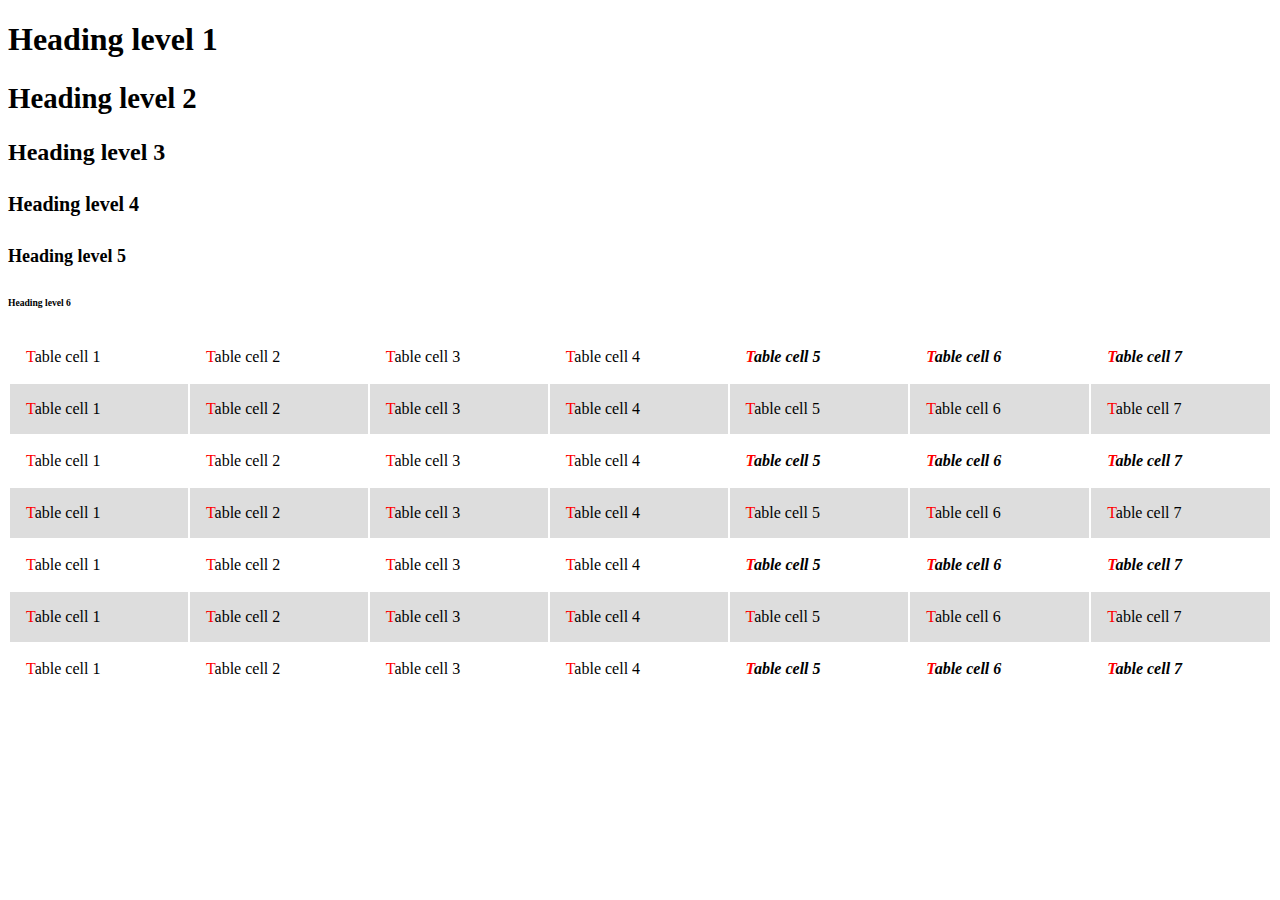
<file: public/views/css/homework-1/index.html>
<!DOCTYPE html>
<html lang="en">
  <head>
    <meta charset="UTF-8" />
    <title>HomeworkCSS1</title>
    <link rel="stylesheet" href="css/style.css" />
  </head>
  <body>
    <h1>Heading level 1</h1>
    <h2>Heading level 2</h2>
    <h3>Heading level 3</h3>
    <h4>Heading level 4</h4>
    <h5>Heading level 5</h5>
    <h6>Heading level 6</h6>
    <table>
      <tbody>
        <tr>
          <td>Table cell 1</td>
          <td>Table cell 2</td>
          <td>Table cell 3</td>
          <td>Table cell 4</td>
          <td>Table cell 5</td>
          <td>Table cell 6</td>
          <td>Table cell 7</td>
        </tr>
        <tr>
          <td>Table cell 1</td>
          <td>Table cell 2</td>
          <td>Table cell 3</td>
          <td>Table cell 4</td>
          <td>Table cell 5</td>
          <td>Table cell 6</td>
          <td>Table cell 7</td>
        </tr>
        <tr>
          <td>Table cell 1</td>
          <td>Table cell 2</td>
          <td>Table cell 3</td>
          <td>Table cell 4</td>
          <td>Table cell 5</td>
          <td>Table cell 6</td>
          <td>Table cell 7</td>
        </tr>
        <tr>
          <td>Table cell 1</td>
          <td>Table cell 2</td>
          <td>Table cell 3</td>
          <td>Table cell 4</td>
          <td>Table cell 5</td>
          <td>Table cell 6</td>
          <td>Table cell 7</td>
        </tr>
        <tr>
          <td>Table cell 1</td>
          <td>Table cell 2</td>
          <td>Table cell 3</td>
          <td>Table cell 4</td>
          <td>Table cell 5</td>
          <td>Table cell 6</td>
          <td>Table cell 7</td>
        </tr>
        <tr>
          <td>Table cell 1</td>
          <td>Table cell 2</td>
          <td>Table cell 3</td>
          <td>Table cell 4</td>
          <td>Table cell 5</td>
          <td>Table cell 6</td>
          <td>Table cell 7</td>
        </tr>
        <tr>
          <td>Table cell 1</td>
          <td>Table cell 2</td>
          <td>Table cell 3</td>
          <td>Table cell 4</td>
          <td>Table cell 5</td>
          <td>Table cell 6</td>
          <td>Table cell 7</td>
        </tr>
      </tbody>
    </table>
  </body>
</html>
</file>
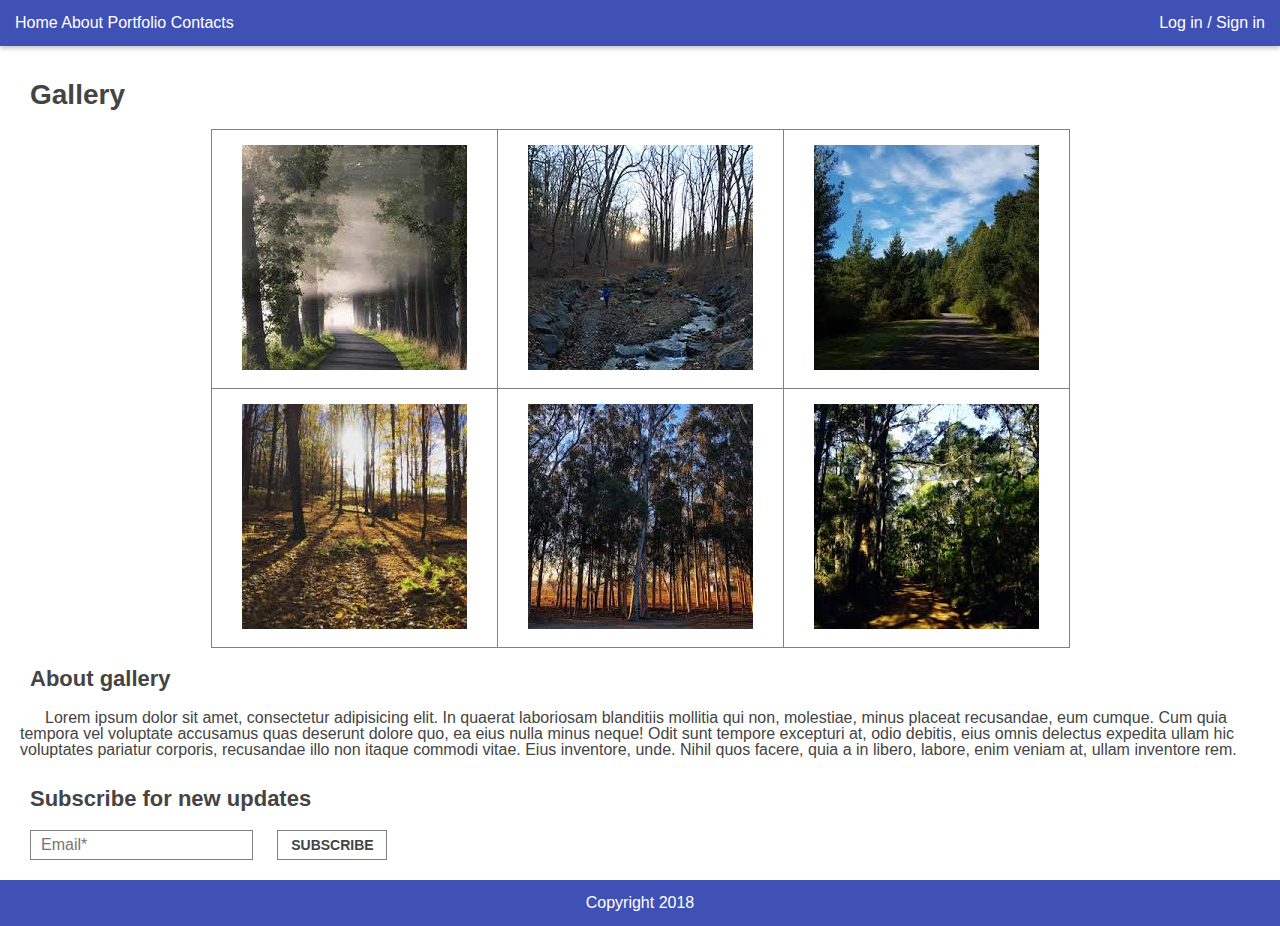
<file: public/views/css/homework-2/index.html>
<!DOCTYPE html>
<html lang="en">
  <head>
    <meta charset="UTF-8" />
    <title>HomeworkCSS2</title>
    <style>a,abbr,acronym,address,applet,article,aside,audio,b,big,blockquote,body,canvas,caption,center,cite,code,dd,del,details,dfn,div,dl,dt,em,embed,fieldset,figcaption,figure,footer,form,h1,h2,h3,h4,h5,h6,header,hgroup,html,i,iframe,img,ins,kbd,label,legend,li,mark,menu,nav,object,ol,output,p,pre,q,ruby,s,samp,section,small,span,strike,strong,sub,summary,sup,table,tbody,td,tfoot,th,thead,time,tr,tt,u,ul,var,video{margin:0;padding:0;border:0;font:inherit;font-size:100%;vertical-align:baseline}html{line-height:1}ol,ul{list-style:none}table{border-collapse:collapse;border-spacing:0}caption,td,th{text-align:left;font-weight:400;vertical-align:middle}blockquote,q{quotes:none}blockquote:after,blockquote:before,q:after,q:before{content:"";content:none}a img{border:none}article,aside,details,figcaption,figure,footer,header,hgroup,main,menu,nav,section,summary{display:block}button,input,optgroup,select,textarea{background:0 0;border:0;padding:0;margin:0;font:inherit;color:inherit;box-shadow:none}button{height:auto;cursor:pointer}button:focus{outline:0}button::-moz-focus-inner{outline:0;border:0;padding:0}
    </style>
    <link rel="stylesheet" href="css/style.css" />
  </head>
  <body>
    <div class="wrapper">
      <header>
        <nav>
          <a href="">Home</a>
          <a href="">About</a>
          <a href="">Portfolio</a>
          <a href="">Contacts</a>
        </nav>
        <div class="entrance">
          <a href="">Log in</a>
          <span>/</span>
          <a href="">Sign in</a>
        </div>
      </header>
      <div class="content">
        <main>
          <div class="gallery">
            <h1>Gallery</h1>
            <table>
              <tbody>
                <tr>
                  <td>
                    <a href="image/1.jpg">
                      <img src="image/1.jpg" alt="" />
                    </a>
                  </td>
                  <td>
                    <a href="image/2.jpg">
                      <img src="image/2.jpg" alt="" />
                    </a>
                  </td>
                  <td>
                    <a href="image/3.jpg">
                      <img src="image/3.jpg" alt="" />
                    </a>
                  </td>
                </tr>
                <tr>
                  <td>
                    <a href="image/4.jpg">
                      <img src="image/4.jpg" alt="" />
                    </a>
                  </td>
                  <td>
                    <a href="image/5.jpg">
                      <img src="image/5.jpg" alt="" />
                    </a>
                  </td>
                  <td>
                    <a href="image/6.jpg">
                      <img src="image/6.jpg" alt="" />
                    </a>
                  </td>
                </tr>
              </tbody>
            </table>
          </div>
          <section>
            <h2>About gallery</h2>
            <p>
             Lorem ipsum dolor sit amet, consectetur adipisicing elit. In quaerat laboriosam blanditiis mollitia qui non, molestiae, minus placeat recusandae, eum cumque. Cum quia tempora vel voluptate accusamus quas deserunt dolore quo, ea eius nulla minus neque! Odit sunt tempore excepturi at, odio debitis, eius omnis delectus expedita ullam hic voluptates pariatur corporis, recusandae illo non itaque commodi vitae. Eius inventore, unde. Nihil quos facere, quia a in libero, labore, enim veniam at, ullam inventore rem. 
            </p>
          </section>
        </main>
        <form method="post" class="subscribe">
          <h2>Subscribe for new updates</h2>
          <input class="email" type="email" name="email" placeholder="Email*" required="required" />
          <button class="button" type="submit">subscribe</button>
        </form>
      </div>
      <footer>
        <div class="bottom">
          Copyright 2018
        </div>
      </footer>
    </div>
  </body>
</html>
</file>
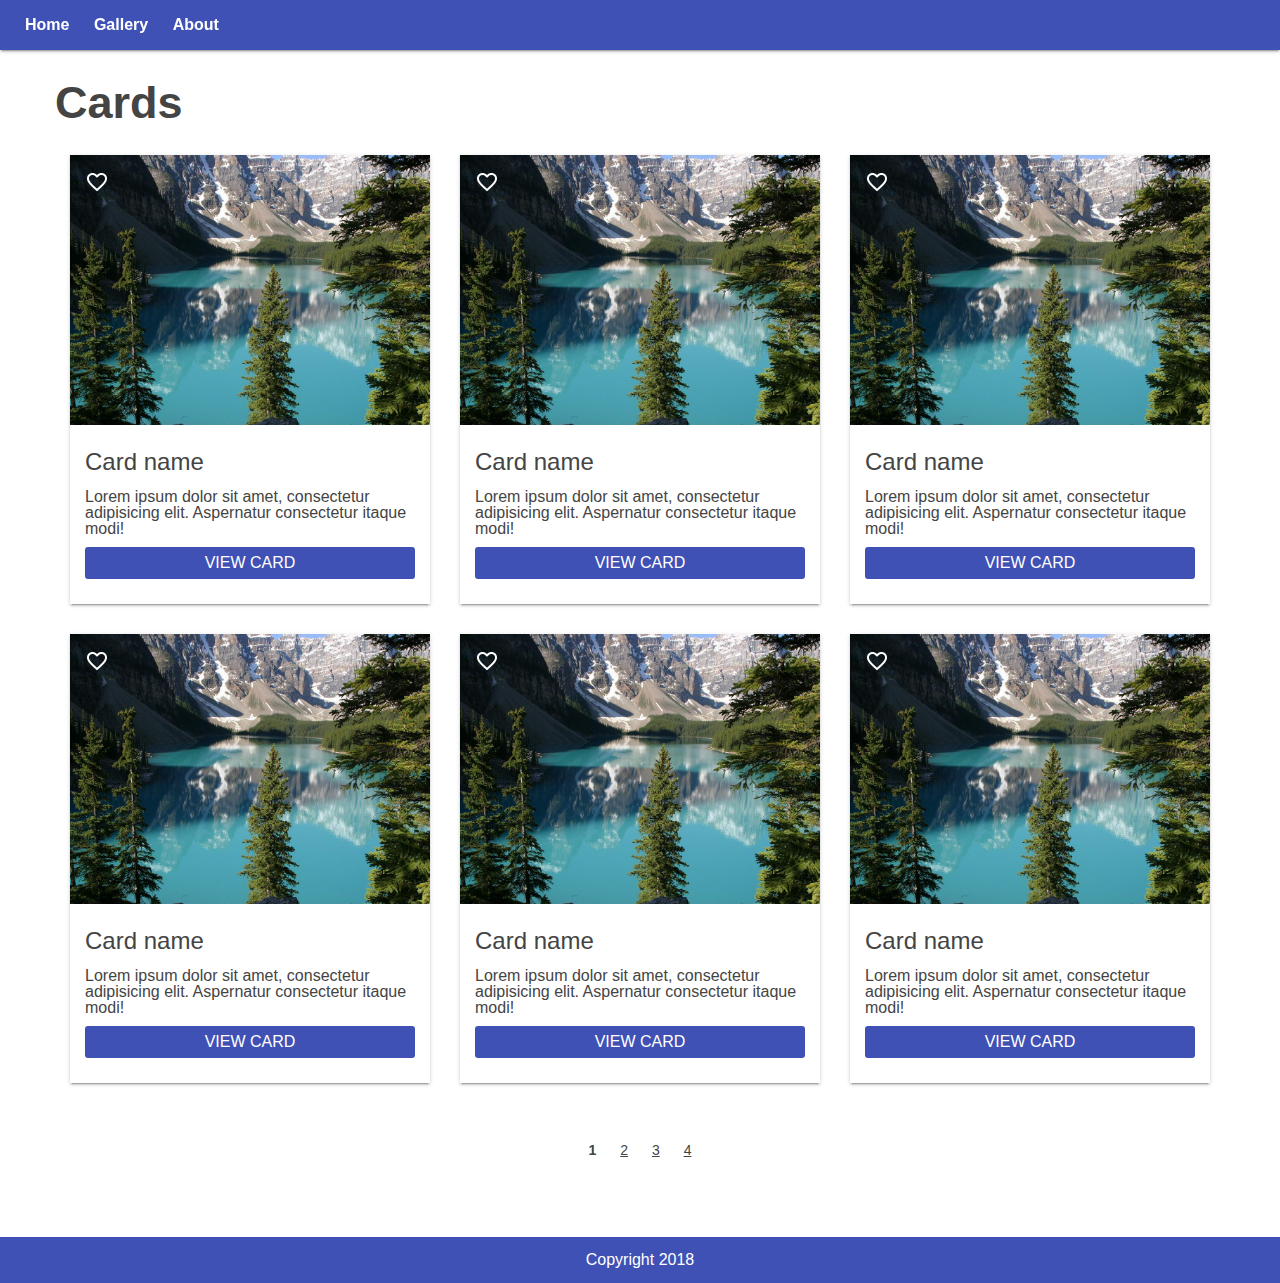
<file: public/views/css/homework-3/index.html>
<!DOCTYPE html>
<html lang="en">
  <head>
    <meta charset="UTF-8" />
    <title>HomeworkCSS3</title>
    <style>a,abbr,acronym,address,applet,article,aside,audio,b,big,blockquote,body,canvas,caption,center,cite,code,dd,del,details,dfn,div,dl,dt,em,embed,fieldset,figcaption,figure,footer,form,h1,h2,h3,h4,h5,h6,header,hgroup,html,i,iframe,img,ins,kbd,label,legend,li,mark,menu,nav,object,ol,output,p,pre,q,ruby,s,samp,section,small,span,strike,strong,sub,summary,sup,table,tbody,td,tfoot,th,thead,time,tr,tt,u,ul,var,video{margin:0;padding:0;border:0;font:inherit;font-size:100%;vertical-align:baseline}html{line-height:1}ol,ul{list-style:none}table{border-collapse:collapse;border-spacing:0}caption,td,th{text-align:left;font-weight:400;vertical-align:middle}blockquote,q{quotes:none}blockquote:after,blockquote:before,q:after,q:before{content:"";content:none}a img{border:none}article,aside,details,figcaption,figure,footer,header,hgroup,main,menu,nav,section,summary{display:block}button,input,optgroup,select,textarea{background:0 0;border:0;padding:0;margin:0;font:inherit;color:inherit;box-shadow:none}button{height:auto;cursor:pointer}button:focus{outline:0}button::-moz-focus-inner{outline:0;border:0;padding:0}
    </style>
    <link rel="stylesheet" href="css/style.css" />
  </head>
  <body>
    <div class="wrapper">
      <header>
        <nav class="nav">
          <a href="" class="nav-link">Home</a>
          <a href="" class="nav-link active">Gallery</a>
          <a href="" class="nav-link">About</a>
        </nav>
      </header>
      <div class="content">
        <main>
          <h1>Cards</h1>
          <div class="container">
            <div class="column">
              <div class="card">
                <div class="image-block">
                  <img class="image" src="images/sample-1.jpg" alt="" />
                  <button class="favourite">
                    <img src="images/ic_favorite_border_white_24dp_1x.png" alt="" />
                  </button>
                </div>
                <div class="text-block">
                  <h2>Card name</h2>
                  <span class="card-text">
                    Lorem ipsum dolor sit amet, consectetur adipisicing elit. Aspernatur consectetur itaque modi!
                  </span>
                  <a class="view" href="">view card</a>
                </div>
              </div>
            </div>
            <div class="column">
              <div class="card">
                <div class="image-block">
                  <img class="image" src="images/sample-1.jpg" alt="" />
                  <button class="favourite">
                    <img src="images/ic_favorite_border_white_24dp_1x.png" alt="" />
                  </button>
                </div>
                <div class="text-block">
                  <h2>Card name</h2>
                  <span class="card-text">
                    Lorem ipsum dolor sit amet, consectetur adipisicing elit. Aspernatur consectetur itaque modi!
                  </span>
                  <a class="view" href="">view card</a>
                </div>
              </div>
            </div>
            <div class="column">
              <div class="card">
                <div class="image-block">
                  <img class="image" src="images/sample-1.jpg" alt="" />
                  <button class="favourite">
                    <img src="images/ic_favorite_border_white_24dp_1x.png" alt="" />
                  </button>
                </div>
                <div class="text-block">
                  <h2>Card name</h2>
                  <span class="card-text">
                    Lorem ipsum dolor sit amet, consectetur adipisicing elit. Aspernatur consectetur itaque modi!
                  </span>
                  <a class="view" href="">view card</a>
                </div>
              </div>
            </div>
            <div class="column">
              <div class="card">
                <div class="image-block">
                  <img class="image" src="images/sample-1.jpg" alt="" />
                  <button class="favourite">
                    <img src="images/ic_favorite_border_white_24dp_1x.png" alt="" />
                  </button>
                </div>
                <div class="text-block">
                  <h2>Card name</h2>
                  <span class="card-text">
                    Lorem ipsum dolor sit amet, consectetur adipisicing elit. Aspernatur consectetur itaque modi!
                  </span>
                  <a class="view" href="">view card</a>
                </div>
              </div>
            </div>
            <div class="column">
              <div class="card">
                <div class="image-block">
                  <img class="image" src="images/sample-1.jpg" alt="" />
                  <button class="favourite">
                    <img src="images/ic_favorite_border_white_24dp_1x.png" alt="" />
                  </button>
                </div>
                <div class="text-block">
                  <h2>Card name</h2>
                  <span class="card-text">
                    Lorem ipsum dolor sit amet, consectetur adipisicing elit. Aspernatur consectetur itaque modi!
                  </span>
                  <a class="view" href="">view card</a>
                </div>
              </div>
            </div>
            <div class="column">
              <div class="card">
                <div class="image-block">
                  <img class="image" src="images/sample-1.jpg" alt="" />
                  <button class="favourite">
                    <img src="images/ic_favorite_border_white_24dp_1x.png" alt="" />
                  </button>
                </div>
                <div class="text-block">
                  <h2>Card name</h2>
                  <span class="card-text">
                    Lorem ipsum dolor sit amet, consectetur adipisicing elit. Aspernatur consectetur itaque modi!
                  </span>
                  <a class="view" href="">view card</a>
                </div>
              </div>
            </div>
          </div>
        </main>
        <div class="pages">
          <span class="page active">1</span>
          <a class="page" href="">2</a>
          <a class="page" href="">3</a>
          <a class="page" href="">4</a>
        </div>
      </div>
      <footer>
        Copyright 2018
      </footer>
    </div>
  </body>
</html>
</file>
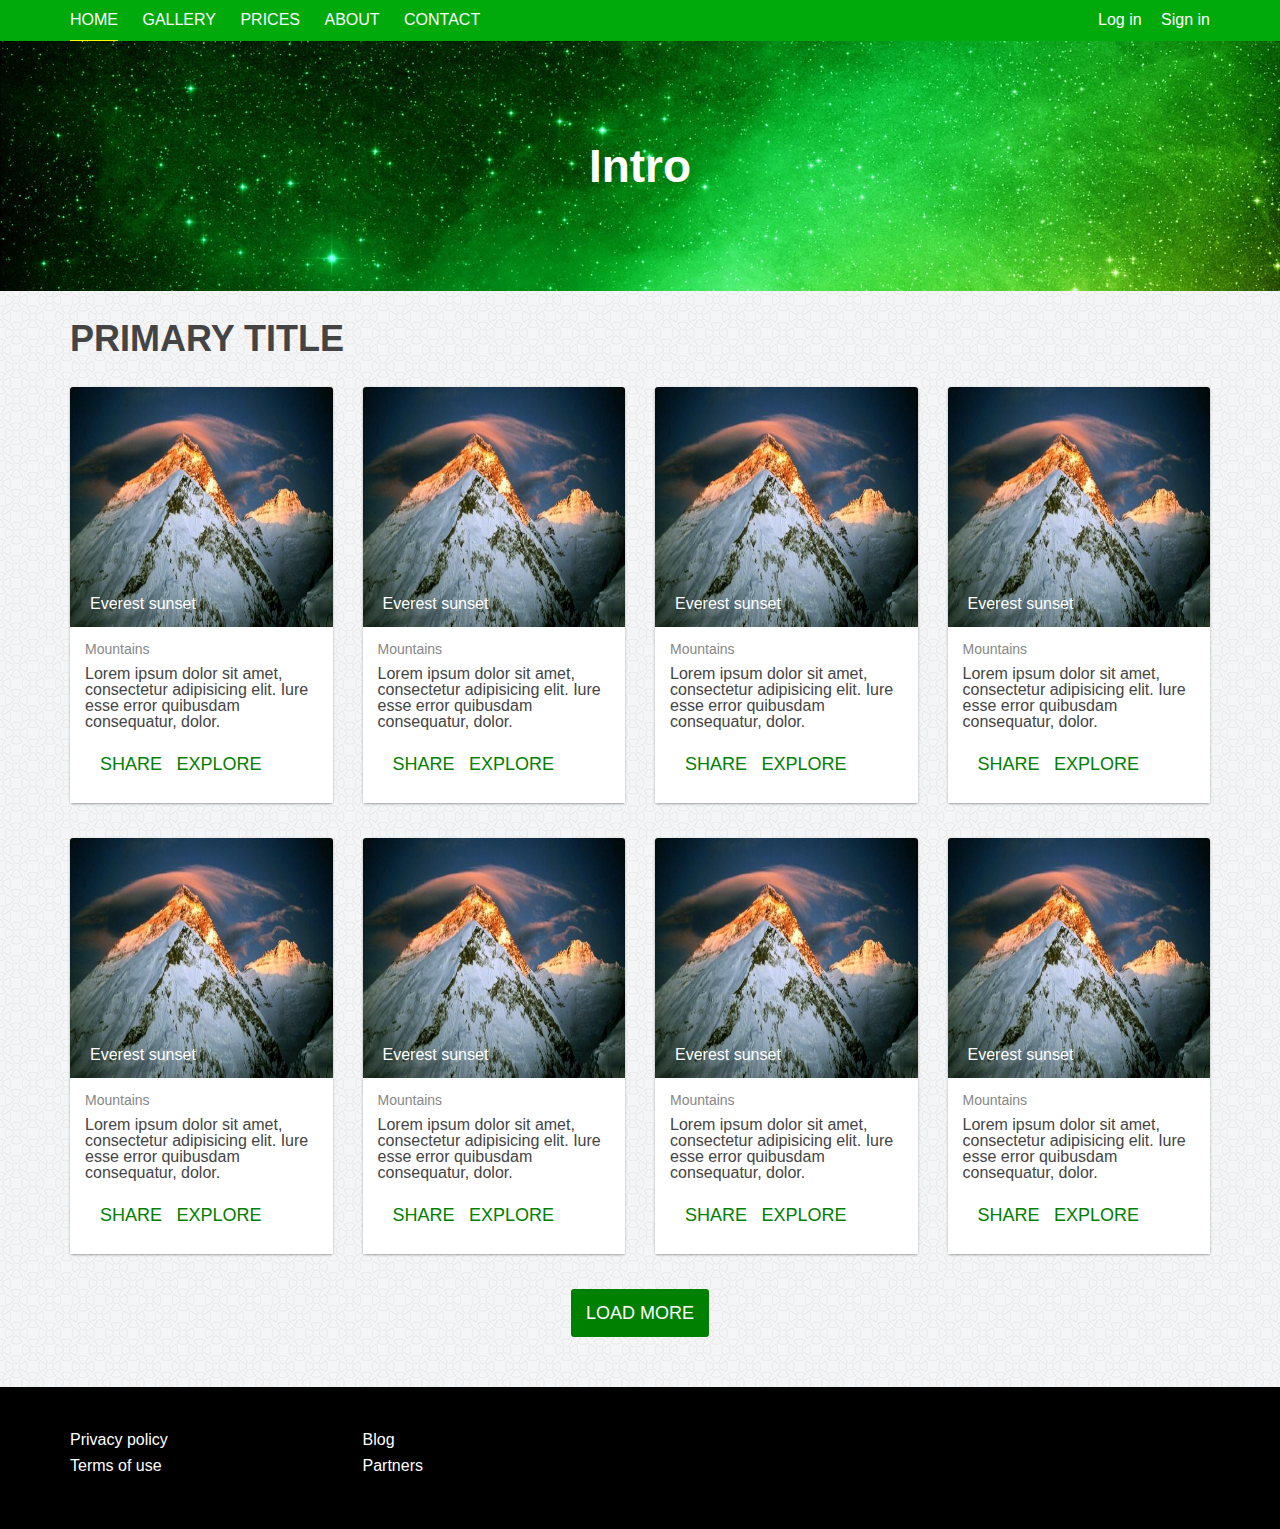
<file: public/views/css/homework-4/index.html>
<!DOCTYPE html>
<html lang="en">
  <head>
    <meta charset="UTF-8" />
    <title>HomeworkCSS4</title>
    <style>a,abbr,acronym,address,applet,article,aside,audio,b,big,blockquote,body,canvas,caption,center,cite,code,dd,del,details,dfn,div,dl,dt,em,embed,fieldset,figcaption,figure,footer,form,h1,h2,h3,h4,h5,h6,header,hgroup,html,i,iframe,img,ins,kbd,label,legend,li,mark,menu,nav,object,ol,output,p,pre,q,ruby,s,samp,section,small,span,strike,strong,sub,summary,sup,table,tbody,td,tfoot,th,thead,time,tr,tt,u,ul,var,video{margin:0;padding:0;border:0;font:inherit;font-size:100%;vertical-align:baseline}html{line-height:1}ol,ul{list-style:none}table{border-collapse:collapse;border-spacing:0}caption,td,th{text-align:left;font-weight:400;vertical-align:middle}blockquote,q{quotes:none}blockquote:after,blockquote:before,q:after,q:before{content:"";content:none}a img{border:none}article,aside,details,figcaption,figure,footer,header,hgroup,main,menu,nav,section,summary{display:block}button,input,optgroup,select,textarea{background:0 0;border:0;padding:0;margin:0;font:inherit;color:inherit;box-shadow:none}button{height:auto;cursor:pointer}button:focus{outline:0}button::-moz-focus-inner{outline:0;border:0;padding:0}
    </style>
    <link rel="stylesheet" href="css/style.css" />
  </head>
  <body>
    <div class="wrapper">
      <header class="header">
        <div class="container">
          <nav class="nav clearfix">
            <div class="nav-main">
              <a class="nav-link active" href="">home</a>
              <a class="nav-link" href="">gallery</a>
              <a class="nav-link" href="">prices</a>
              <a class="nav-link" href="">about</a>
              <a class="nav-link" href="">contact</a>
            </div>
            <div class="entrance-form">
              <a class="entrance-link" href="">Log in</a>
              <a class="entrance-link" href="">Sign in</a>
            </div>
          </nav>
        </div>
      </header>
      <div class="content">
        <div class="intro">
          <p class="text-intro">Intro</p>
        </div>
        <main class="main-content">
          <div class="container clearfix">
            <h1 class="heading">primary title</h1>
            <div class="row clearfix">
              <div class="column">
                <div class="card">
                  <div class="card-background">
                    <h2 class="background-text">Everest sunset</h2>
                  </div>
                  <div class="text-block">
                    <h3 class="card-heading">Mountains</h3>
                    <p class="card-text">
                      Lorem ipsum dolor sit amet, consectetur adipisicing elit. Iure esse error quibusdam consequatur, dolor.
                    </p>
                    <div class="card-button">
                      <button class="button button-green" type="button">share</button>
                      <a class="button button-green" href="">explore</a>
                    </div>
                  </div>
                </div>
              </div>
              <div class="column">
                <div class="card">
                  <div class="card-background">
                    <h2 class="background-text">Everest sunset</h2>
                  </div>
                  <div class="text-block">
                    <h3 class="card-heading">Mountains</h3>
                    <p class="card-text">
                      Lorem ipsum dolor sit amet, consectetur adipisicing elit. Iure esse error quibusdam consequatur, dolor.
                    </p>
                    <div class="card-button">
                      <button class="button button-green" type="button">share</button>
                      <a class="button button-green" href="">explore</a>
                    </div>
                  </div>
                </div>
              </div>
              <div class="column">
                <div class="card">
                  <div class="card-background">
                    <h2 class="background-text">Everest sunset</h2>
                  </div>
                  <div class="text-block">
                    <h3 class="card-heading">Mountains</h3>
                    <p class="card-text">
                      Lorem ipsum dolor sit amet, consectetur adipisicing elit. Iure esse error quibusdam consequatur, dolor.
                    </p>
                    <div class="card-button">
                      <button class="button button-green" type="button">share</button>
                      <a class="button button-green" href="">explore</a>
                    </div>
                  </div>
                </div>
              </div>
              <div class="column">
                <div class="card">
                  <div class="card-background">
                    <h2 class="background-text">Everest sunset</h2>
                  </div>
                  <div class="text-block">
                    <h3 class="card-heading">Mountains</h3>
                    <p class="card-text">
                      Lorem ipsum dolor sit amet, consectetur adipisicing elit. Iure esse error quibusdam consequatur, dolor.
                    </p>
                    <div class="card-button">
                      <button class="button button-green" type="button">share</button>
                      <a class="button button-green" href="">explore</a>
                    </div>
                  </div>
                </div>
              </div>
              <div class="column">
                <div class="card">
                  <div class="card-background">
                    <h2 class="background-text">Everest sunset</h2>
                  </div>
                  <div class="text-block">
                    <h3 class="card-heading">Mountains</h3>
                    <p class="card-text">
                      Lorem ipsum dolor sit amet, consectetur adipisicing elit. Iure esse error quibusdam consequatur, dolor.
                    </p>
                    <div class="card-button">
                      <button class="button button-green" type="button">share</button>
                      <a class="button button-green" href="">explore</a>
                    </div>
                  </div>
                </div>
              </div>
              <div class="column">
                <div class="card">
                  <div class="card-background">
                    <h2 class="background-text">Everest sunset</h2>
                  </div>
                  <div class="text-block">
                    <h3 class="card-heading">Mountains</h3>
                    <p class="card-text">
                      Lorem ipsum dolor sit amet, consectetur adipisicing elit. Iure esse error quibusdam consequatur, dolor.
                    </p>
                    <div class="card-button">
                      <button class="button button-green" type="button">share</button>
                      <a class="button button-green" href="">explore</a>
                    </div>
                  </div>
                </div>
              </div>
              <div class="column">
                <div class="card">
                  <div class="card-background">
                    <h2 class="background-text">Everest sunset</h2>
                  </div>
                  <div class="text-block">
                    <h3 class="card-heading">Mountains</h3>
                    <p class="card-text">
                      Lorem ipsum dolor sit amet, consectetur adipisicing elit. Iure esse error quibusdam consequatur, dolor.
                    </p>
                    <div class="card-button">
                      <button class="button button-green" type="button">share</button>
                      <a class="button button-green" href="">explore</a>
                    </div>
                  </div>
                </div>
              </div>
              <div class="column">
                <div class="card">
                  <div class="card-background">
                    <h2 class="background-text">Everest sunset</h2>
                  </div>
                  <div class="text-block">
                    <h3 class="card-heading">Mountains</h3>
                    <p class="card-text">
                      Lorem ipsum dolor sit amet, consectetur adipisicing elit. Iure esse error quibusdam consequatur, dolor.
                    </p>
                    <div class="card-button">
                      <button class="button button-green" type="button">share</button>
                      <a class="button button-green" href="">explore</a>
                    </div>
                  </div>
                </div>
              </div>
            </div>
          </div>
          <div class="scroll">
            <button class="button button-load" type="button">load more</button>
          </div>
        </main>
      </div>
      <footer class="footer">
        <div class="container">
          <div class="row clearfix">
            <div class="column">
              <a class="footer-link" href="">Privacy policy</a>
              <a class="footer-link" href="">Terms of use</a>
            </div>
            <div class="column">
              <a class="footer-link" href="">Blog</a>
              <a class="footer-link" href="">Partners</a>
            </div>
          </div>
        </div>
      </footer>
    </div>
  </body>
</html>
</file>
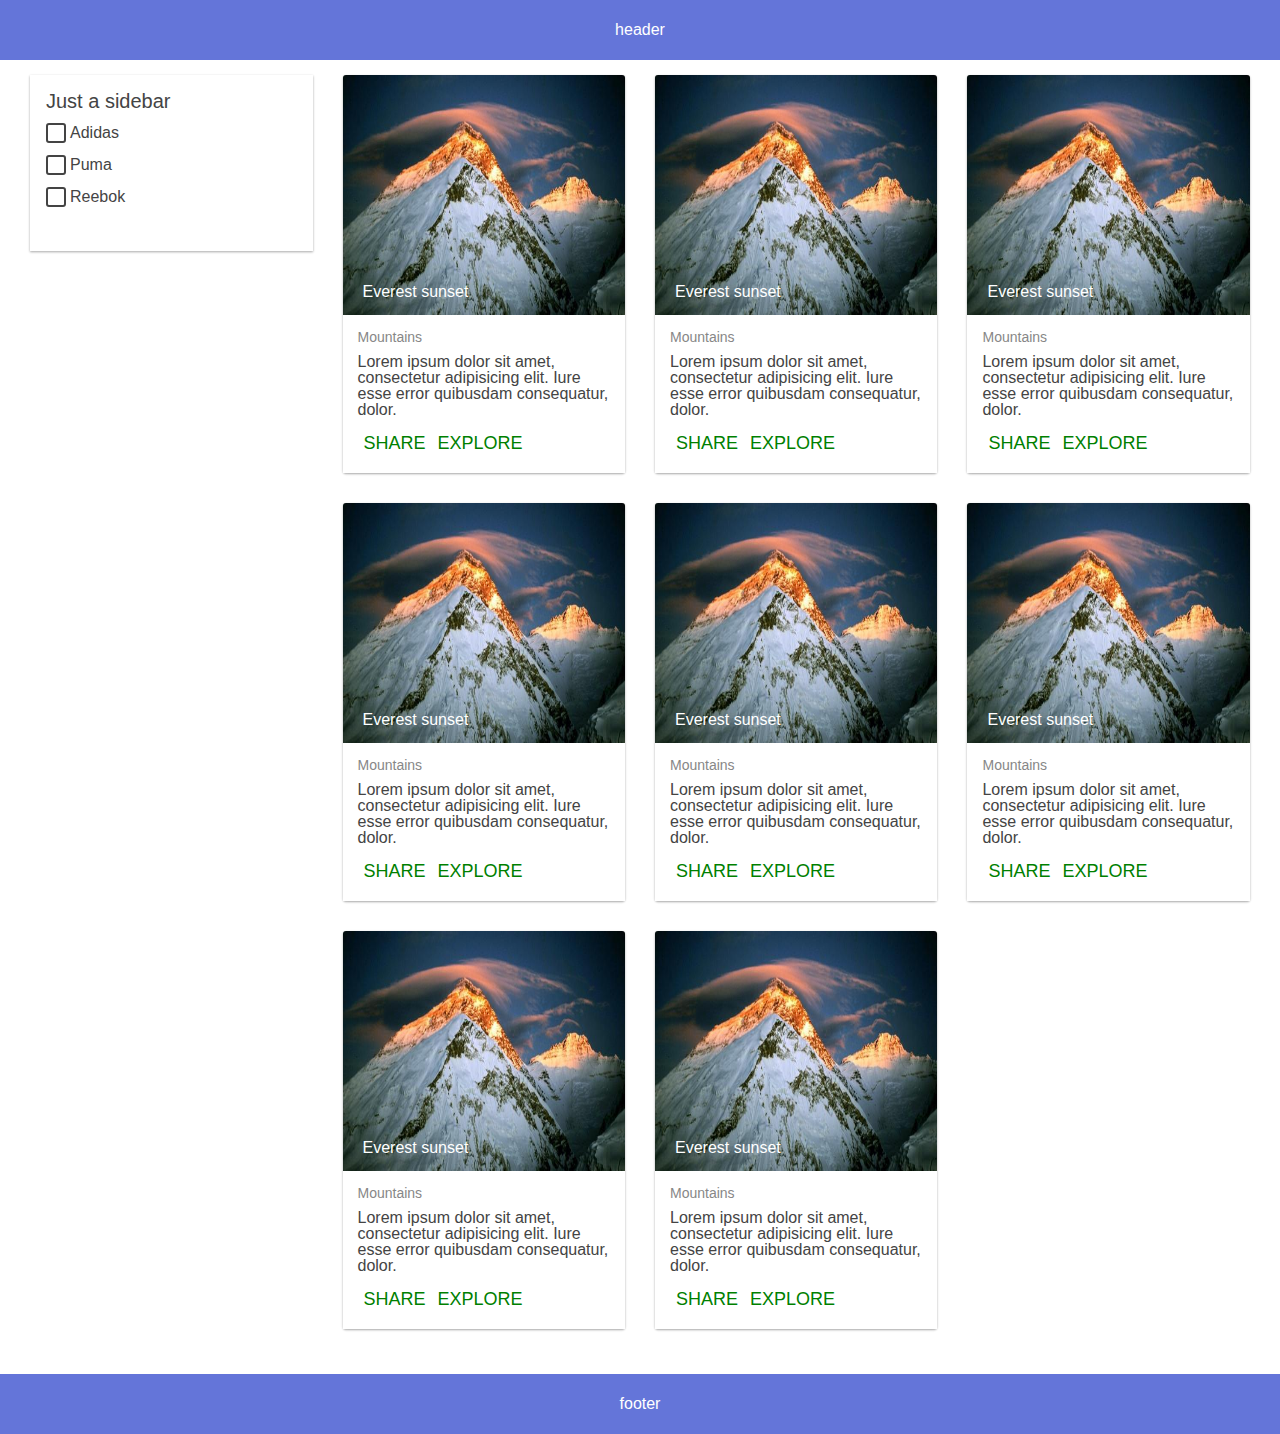
<file: public/views/css/homework-5/index.html>
<!DOCTYPE html>
<html lang="en">
  <head>
    <meta charset="UTF-8" />
    <meta name="viewport" content="width=device-width, initial-scale=1.0" />
    <title>HomeworkCss5</title>
    <style>a,abbr,acronym,address,applet,article,aside,audio,b,big,blockquote,body,canvas,caption,center,cite,code,dd,del,details,dfn,div,dl,dt,em,embed,fieldset,figcaption,figure,footer,form,h1,h2,h3,h4,h5,h6,header,hgroup,html,i,iframe,img,ins,kbd,label,legend,li,mark,menu,nav,object,ol,output,p,pre,q,ruby,s,samp,section,small,span,strike,strong,sub,summary,sup,table,tbody,td,tfoot,th,thead,time,tr,tt,u,ul,var,video{margin:0;padding:0;border:0;font:inherit;font-size:100%;vertical-align:baseline}html{line-height:1}ol,ul{list-style:none}table{border-collapse:collapse;border-spacing:0}caption,td,th{text-align:left;font-weight:400;vertical-align:middle}blockquote,q{quotes:none}blockquote:after,blockquote:before,q:after,q:before{content:"";content:none}a img{border:none}article,aside,details,figcaption,figure,footer,header,hgroup,main,menu,nav,section,summary{display:block}button,input,optgroup,select,textarea{background:0 0;border:0;padding:0;margin:0;font:inherit;color:inherit;box-shadow:none}button{height:auto;cursor:pointer}button:focus{outline:0}button::-moz-focus-inner{outline:0;border:0;padding:0}
      </style>
    <link rel="stylesheet" href="css/style.css" />
  </head>
  <body>
    <div class="wrapper">
      <header class="header">
        header
      </header>
      <div class="content">
        <div class="container">
          <div class="row">
            <aside class="column col-sm-3">
              <div class="filter">
                <form>
                  <div class="filter__section">
                    <p class="filter__title">Just a sidebar</p>
                    <div class="filter__checkbox">
                      <input id="adidas" class="input-hidden" type="checkbox" name="brand" value="0" />
                      <label class="checkbox" for="adidas">Adidas</label>
                    </div>
                    <div class="filter__checkbox">
                      <input id="puma" class="input-hidden" type="checkbox" name="brand" value="1" />
                      <label class="checkbox" for="puma">Puma</label>
                    </div>
                    <div class="filter__checkbox">
                      <input id="reebok" class="input-hidden" type="checkbox" name="brand" value="2" />
                      <label class="checkbox" for="reebok">Reebok</label>
                    </div>
                  </div>
                </form>
              </div>
            </aside>
            <div class="column col-sm-9">
              <main>
                <div class="row">
                  <div class="column col-mb-6 col-md-4">
                    <div class="card">
                      <div class="card__background">
                        <h2 class="card__title">Everest sunset</h2>
                      </div>
                      <div class="card__content">
                        <h3 class="card__heading">Mountains</h3>
                        <p class="card__description">
                          Lorem ipsum dolor sit amet, consectetur adipisicing elit. Iure esse error quibusdam consequatur, dolor.
                        </p>
                        <div class="button-container">
                          <div  class="card-buttons">
                            <button class="button" type="button">share</button>
                          </div>
                          <div class="card-buttons">
                            <a class="button" href="">explore</a>
                          </div>
                        </div>
                      </div>
                    </div>
                  </div>
                  <div class="column col-mb-6 col-md-4">
                    <div class="card">
                      <div class="card__background">
                        <h2 class="card__title">Everest sunset</h2>
                      </div>
                      <div class="card__content">
                        <h3 class="card__heading">Mountains</h3>
                        <p class="card__description">
                          Lorem ipsum dolor sit amet, consectetur adipisicing elit. Iure esse error quibusdam consequatur, dolor.
                        </p>
                        <div class="button-container">
                          <div  class="card-buttons">
                            <button class="button" type="button">share</button>
                          </div>
                          <div class="card-buttons">
                            <a class="button" href="">explore</a>
                          </div>
                        </div>
                      </div>
                    </div>
                  </div>
                  <div class="column col-mb-6 col-md-4">
                    <div class="card">
                      <div class="card__background">
                        <h2 class="card__title">Everest sunset</h2>
                      </div>
                      <div class="card__content">
                        <h3 class="card__heading">Mountains</h3>
                        <p class="card__description">
                          Lorem ipsum dolor sit amet, consectetur adipisicing elit. Iure esse error quibusdam consequatur, dolor.
                        </p>
                        <div class="button-container">
                          <div  class="card-buttons">
                            <button class="button" type="button">share</button>
                          </div>
                          <div class="card-buttons">
                            <a class="button" href="">explore</a>
                          </div>
                        </div>
                      </div>
                    </div>
                  </div>
                  <div class="column col-mb-6 col-md-4">
                    <div class="card">
                      <div class="card__background">
                        <h2 class="card__title">Everest sunset</h2>
                      </div>
                      <div class="card__content">
                        <h3 class="card__heading">Mountains</h3>
                        <p class="card__description">
                          Lorem ipsum dolor sit amet, consectetur adipisicing elit. Iure esse error quibusdam consequatur, dolor.
                        </p>
                        <div class="button-container">
                          <div  class="card-buttons">
                            <button class="button" type="button">share</button>
                          </div>
                          <div class="card-buttons">
                            <a class="button" href="">explore</a>
                          </div>
                        </div>
                      </div>
                    </div>
                  </div>
                  <div class="column col-mb-6 col-md-4">
                    <div class="card">
                      <div class="card__background">
                        <h2 class="card__title">Everest sunset</h2>
                      </div>
                      <div class="card__content">
                        <h3 class="card__heading">Mountains</h3>
                        <p class="card__description">
                          Lorem ipsum dolor sit amet, consectetur adipisicing elit. Iure esse error quibusdam consequatur, dolor.
                        </p>
                        <div class="button-container">
                          <div  class="card-buttons">
                            <button class="button" type="button">share</button>
                          </div>
                          <div class="card-buttons">
                            <a class="button" href="">explore</a>
                          </div>
                        </div>
                      </div>
                    </div>
                  </div>
                  <div class="column col-mb-6 col-md-4">
                    <div class="card">
                      <div class="card__background">
                        <h2 class="card__title">Everest sunset</h2>
                      </div>
                      <div class="card__content">
                        <h3 class="card__heading">Mountains</h3>
                        <p class="card__description">
                          Lorem ipsum dolor sit amet, consectetur adipisicing elit. Iure esse error quibusdam consequatur, dolor.
                        </p>
                        <div class="button-container">
                          <div  class="card-buttons">
                            <button class="button" type="button">share</button>
                          </div>
                          <div class="card-buttons">
                            <a class="button" href="">explore</a>
                          </div>
                        </div>
                      </div>
                    </div>
                  </div>
                  <div class="column col-mb-6 col-md-4">
                    <div class="card">
                      <div class="card__background">
                        <h2 class="card__title">Everest sunset</h2>
                      </div>
                      <div class="card__content">
                        <h3 class="card__heading">Mountains</h3>
                        <p class="card__description">
                          Lorem ipsum dolor sit amet, consectetur adipisicing elit. Iure esse error quibusdam consequatur, dolor.
                        </p>
                        <div class="button-container">
                          <div  class="card-buttons">
                            <button class="button" type="button">share</button>
                          </div>
                          <div class="card-buttons">
                            <a class="button" href="">explore</a>
                          </div>
                        </div>
                      </div>
                    </div>
                  </div>
                  <div class="column col-mb-6 col-md-4">
                    <div class="card">
                      <div class="card__background">
                        <h2 class="card__title">Everest sunset</h2>
                      </div>
                      <div class="card__content">
                        <h3 class="card__heading">Mountains</h3>
                        <p class="card__description">
                          Lorem ipsum dolor sit amet, consectetur adipisicing elit. Iure esse error quibusdam consequatur, dolor.
                        </p>
                        <div class="button-container">
                          <div  class="card-buttons">
                            <button class="button" type="button">share</button>
                          </div>
                          <div class="card-buttons">
                            <a class="button" href="">explore</a>
                          </div>
                        </div>
                      </div>
                    </div>
                  </div>
                </div>
              </main>
            </div>
          </div>
        </div>
      </div>
      <footer class="footer">
        footer
      </footer>
    </div>
  </body>
</html>
</file>
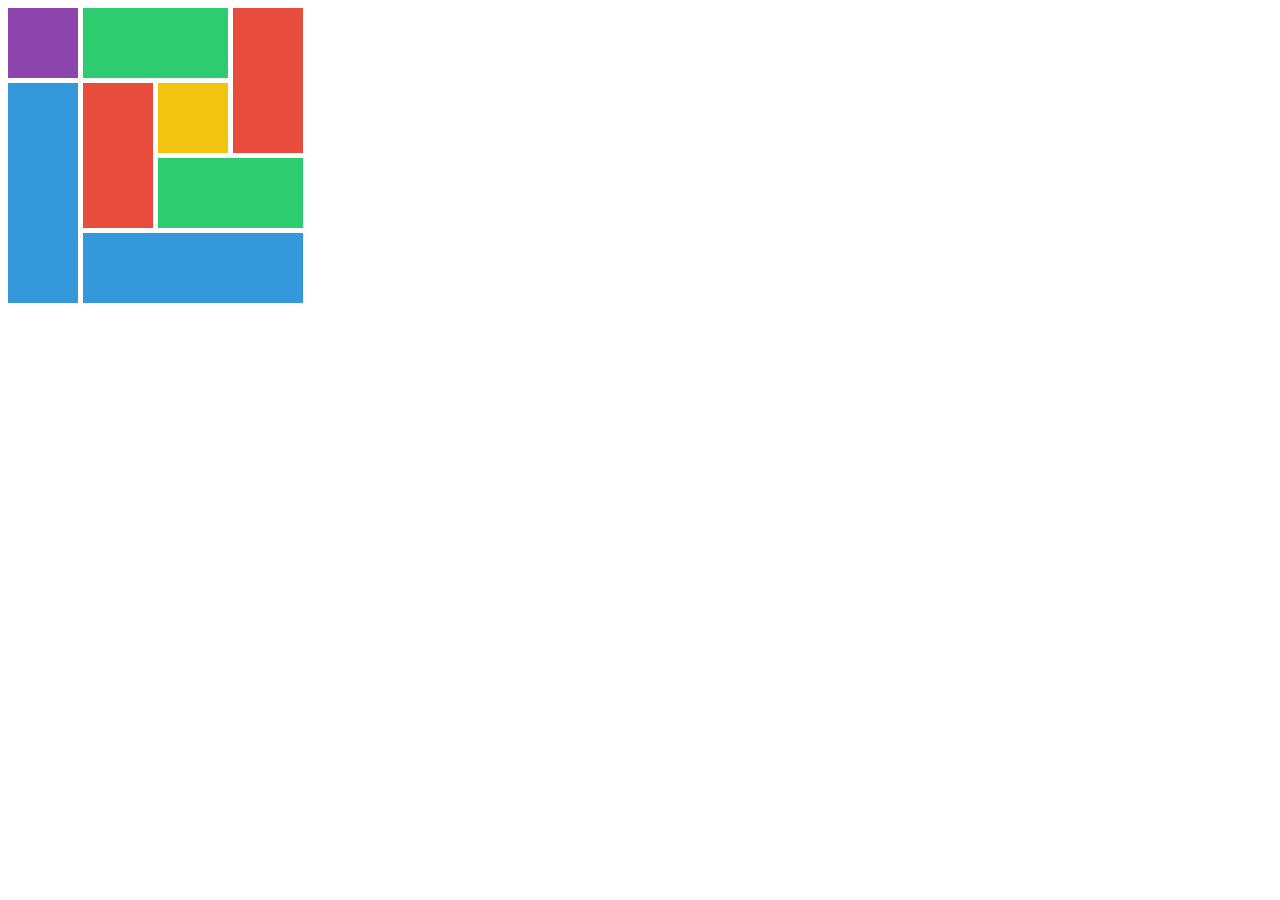
<file: public/views/css/homework-4/puzzle.html>
<!DOCTYPE html>
<html lang="en">
  <head>
    <meta charset="UTF-8" />
    <title>Puzzle</title>
    <link rel="stylesheet" href="css/puzzle.css" />
  </head>
  <body>
    <div class="container">
      <div class="puzzle1"></div>
      <div class="puzzle2"></div>
      <div class="puzzle3"></div>
      <div class="puzzle4"></div>
      <div class="puzzle5"></div>
      <div class="puzzle6"></div>
      <div class="puzzle7"></div>
      <div class="puzzle8"></div>      
    </div>
  </body>
</html>
</file>
<file: public/views/css/homework-1/css/style.css>
html {
  font-size: 16px;
}

table {
  width: 100%;
}
td {
  padding: 16px;
}
h1 {
  font-size: 2em;
}
h2 {
  font-size: 1.8rem;
}
h3 {
  font-size: 24px;
}
h4 {
  font-size: 125%;
}
h5 {
  font-size: 2vh;
}
h6 {
  font-size: 0.75vw;
}
td:first-letter {
  color: red;
}
tr:nth-child(even) {
  background-color: #ddd;
}
tr:nth-child(odd) td:nth-child(n+5) {
  font-style: italic;
  font-weight: bold;
}
</file>
<file: public/views/css/homework-2/css/style.css>
html {
  height: 100%;
  font-size: 16px;
}

body {
  height: 100%;
  color: #444;
  font-family: Roboto, Arial, sans-serif;
}

a {
  color: inherit;
  text-decoration: none;
}

.wrapper {
  display: flex;
  flex-direction: column;
  min-height: 100%;
}

.content {
  flex: 1 0 auto;
}

header {
  background-color: #3F51B5;
  color: #fff;
  box-shadow: 0 2px 5px rgba(0,0,0,0.26);
}

footer {
  flex-shrink: 0;
  background-color: #3F51B5;
  color: #fff;
}

/* Your styles go below */
* {
  box-sizing: border-box;
}
body {
  font-family: Arial;
}
header {
  position: relative;
  margin-bottom: 15px;
  padding: 15px;
}
.entrance {
  position: absolute;
  right: 0;
  margin-right: 15px;
  top: 15px;
}
.gallery h1 {
  font-size: 28px;
  font-weight: bold;
  margin: 20px;
  padding-left: 10px;
}
.gallery table {
  margin: auto;
}
table td {
  border: 1px solid gray;
  padding: 15px 30px;
}
section h2 {
  font-size: 22px;
  font-weight: bold;
  padding: 10px;
  margin-left: 20px;
  margin-bottom: 10px;
  margin-top: 10px;
}
section p {
  text-indent: 25px;
  margin-left: 20px;
  margin-bottom: 20px;
}
.subscribe {
  margin-bottom: 20px;
}
.subscribe h2 {
  font-size: 22px;
  font-weight: bold;
  padding: 10px;
  margin-left: 20px;
  margin-bottom: 10px;
}
.email {
  border: 1px solid gray;
  margin-left: 30px;
  height: 30px;
  padding: 4px;
  padding-left: 10px;
}
.button {
  border: 1px solid gray;
  text-transform: uppercase;
  font-weight: bold;
  padding: 4px;
  margin-left: 20px;
  height: 30px;
  width: 110px;
  font-size: 14px;
}
.button:hover {
  border: 1px solid orange;
}
footer {
  height: 46px;
  padding-top: 15px;
  padding-bottom: 15px;
}
.bottom {
  text-align: center;
}
</file>
<file: public/views/css/homework-3/css/style.css>
html {
  height: 100%;
  font-size: 16px;
}

body {
  height: 100%;
  color: #444;
  font-family: Roboto, Arial, sans-serif;
}

a {
  color: inherit;
  text-decoration: none;
}

.wrapper {
  display: flex;
  flex-direction: column;
  min-height: 100%;
}

.content {
  flex: 1 0 auto;
}

footer {
  flex-shrink: 0;
}

/* unknown props */
/* пример фонового цвета - background-color: #3F51B5; */
/* тень блока - box-shadow: 0 2px 2px 0 rgba(0,0,0,0.14), 0 1px 5px 0 rgba(0,0,0,0.12), 0 3px 1px -2px rgba(0,0,0,0.2); */
/* закругленные углы у кнопок - border-radius: 3px; */

/* Your styles go below */
* {
  box-sizing: border-box;
}
body {
  font-family: Arial;
}
header {
  line-height: 30px;
  padding: 10px 25px;
  position: fixed;
  width: 100%;
  z-index: 1;
  background-color: #3F51B5;
  box-shadow: 0 2px 2px 0 rgba(0,0,0,0.14), 0 1px 5px 0 rgba(0,0,0,0.12), 0 3px 1px -2px rgba(0,0,0,0.2);
}
.nav {
  color: white;
  font-weight: bold;
}
.nav-link:first-child {
  margin-left: 0;
}
.nav-link:last-child {
  margin-right: 0;
}
.nav-link {
  margin: 10px;
}
.active {
  text-decoration: underline;
}
.content {
  margin: 0 auto;
  width: 1170px;
  padding-top: 80px;
  padding-bottom: 80px;
}
h1 {
  font-size: 45px;
  margin-bottom: 20px;
  font-weight: bold;
}
.container {
  margin: 30px 0;
  font-size: 0px;
}
.column {
  display: inline-block;
  padding: 0 15px;
  width: 33.33336%;
}
.card {
  box-shadow: 0 2px 2px 0 rgba(0,0,0,0.14), 0 1px 5px 0 rgba(0,0,0,0.12), 0 3px 1px -2px rgba(0,0,0,0.2);
  margin-bottom: 30px;
}
.image-block {
  position: relative;
}
.image {
  width: 100%;
}
.favourite {
  position: absolute;
  top: 15px;
  left: 15px;
}
.text-block {
  padding: 25px 15px;
}
h2 {
  font-size: 24px;
  margin-bottom: 15px;
}
.card-text {
  font-size: 16px;
}
.view {
  font-size: 16px;
  background: #3F51B5;
  display: block;
  border-radius: 3px;
  text-align: center;
  color: white;
  text-transform: uppercase;
  padding: 8px;
  margin-top: 10px;
}
.view:hover {
  background-color: silver;
}
.view:active {
  background-color: dimgray;
}
.pages {
  text-align: center;
  font-size: 14px;
}
.page:first-child {
  margin-left: 0;
}
.page:last-child {
  margin-right: 0;
}
.page {
  text-decoration: underline;
  margin: 0 10px; 
}
.active {
  text-decoration: none;
  font-weight: bold;
}
footer {
  text-align: center;
  padding: 15px 15px;
  width: 100%;
  color: white;
  background-color: #3F51B5;
}
</file>
<file: public/views/css/homework-4/css/style.css>
html {
  height: 100%;
  font-size: 16px;
}

body {
  height: 100%;
  color: #444;
  font-family: Roboto, Arial, sans-serif;
}

a {
  color: inherit;
  text-decoration: none;
}

.wrapper {
  display: flex;
  flex-direction: column;
  min-height: 100%;
}

.content {
  flex: 1 0 auto;
}

footer {
  flex-shrink: 0;
}

/* Unknown props */
/* box-shadow: 0 2px 5px rgba(0,0,0,.26); - header */
/* border-radius: 3px; - card rounding */
/* box-shadow: 0 1px 3px rgba(0,0,0,0.12), 0 1px 2px rgba(0,0,0,0.24); - card shadow */
/* border-top-left-radius: 3px;
  border-top-right-radius: 3px; - for card image */

/* Your styles go below */
* {
  box-sizing: border-box;
}
body {
  background-image: url(../images/pattern.png);
  font-family: Arial;
}
.header {
  line-height: 40px;
  background-color: #00aa0b;
  box-shadow: 0 2px 5px rgba(0,0,0,.26);
}
.nav-main {
  float: left;
}
.nav-link {
  margin: 0 10px;
  color: white;
  text-transform: uppercase;
  display: inline-block;
}
.active {
  border-bottom: 1px solid yellow;
}
.nav-link:first-child {
  margin-left: 0;
}
.nav-link:last-child {
  margin-right: 0;
}
.entrance-form {
  float: right;
}
.entrance-link {
  color: white;
  margin-right: 15px;
  display: inline-block; 
}
.entrance-link:last-child {
  margin-right: 0;
}
.intro {
  background-image: url(../images/intro.jpg);
  background-attachment: fixed;
  background-repeat: no-repeat;
  line-height: 250px;
  background-size: 100%;
}
.text-intro {
  font-size: 46px;
  font-weight: bold;
  color: white;
  text-align: center;
}
.main-content {
  margin: 0 auto;
  padding-bottom: 50px; 
}
.heading {
  font-weight: bold;
  text-transform: uppercase;
  font-size: 36px;
  margin: 30px 0;
}
.container {
  margin: 0 auto;
  width: 1170px;
  padding: 0 15px;
}
.row {
  margin-left: -15px;
  margin-right: -15px;
}
.column {
  width: 25%;
  padding: 0 15px;
  float: left;
}
.card {
  border-radius: 3px;
  box-shadow: 0 1px 3px rgba(0,0,0,0.12), 0 1px 2px rgba(0,0,0,0.24);
  margin-bottom: 35px;
}
.card-background {
  background-image: url(../images/everest.jpg);
  background-size: 100% 100%;
  height: 240px;
  position: relative;
  border-top-left-radius: 3px;
  border-top-right-radius: 3px;
}
.background-text {
  position: absolute;
  bottom: 15px;
  left: 20px;
  color: white;
}
.text-block {
  padding: 15px;
  background-color: white;
}
.card-heading {
  color: #878787;
  font-size: 14px;
}
.card-text {
  margin: 10px 0; 
}
.card-button {
  padding: 15px;
}
.button {
  text-transform: uppercase;
  font-size: 18px;
}
.button-green {
  color: green;
  display: inline-block;
  margin-right: 10px;
}
.button-green:last-child {
  margin-right: 0;
}
.clearfix:after {
  content: "";
  display: block;
  clear: both;
}
.scroll {
  text-align: center;
}
.button-load {
  background-color: green;
  color: white;
  padding: 15px;
  border-radius: 3px;
}
.footer {
  background-color: black;
  padding: 45px 0;
}
.footer-link {
  color: white;
  display: block;
  margin-bottom: 10px;
}
</file>
<file: public/views/css/homework-5/css/style.css>
*, :before, :after {
  box-sizing: border-box;
}

html {
  height: 100%;
  font-size: 16px;
}

body {
  height: 100%;
  color: #444;
  font-family: Roboto, Arial, sans-serif;
}

.wrapper {
  display: flex;
  flex-direction: column;
  min-height: 100%;
}

.content {
  flex: 1 0 auto;
}

footer, .footer {
  flex-shrink: 0;
}

/* Unknown props */
/* box-shadow: 0 1px 3px rgba(0,0,0,0.12), 0 1px 2px rgba(0,0,0,0.24); - filter */
/* transform: rotateZ(45deg); - checkbox */
/* border-radius: 3px; - card rounding */

/* Your styles go below */
.content {
  padding: 15px 0;
}
.container {
  margin: 0 auto;
  width: 100%;
  padding: 0 15px;
}
@media (min-width: 1024px) {
  .container {
    width: 980px;
  }
}
@media (min-width: 1280px) {
  .container {
    width: 1250px;
  }
}
.row {
  margin: 0 -15px;
  font-size: 0;
}
.column {
  display: inline-block;
  vertical-align: top;
  width: 100%;
  padding: 0 15px;
  font-size: 1rem;
}
.col-start-12 {
  width: 100%;
}
.col-start-11 {
  width: 91.666666%;
}
.col-start-10 {
  width: 83.333333%;
}
.col-start-9 {
  width: 75%;
}
.col-start-8 {
  width: 66.666666%;
}
.col-start-7 {
  width: 58.333333%;
}
.col-start-6 {
  width: 50%;
}
.col-start-5 {
  width: 41.666666%;
}
.col-start-4 {
  width: 33.33333%;
}
.col-start-3 {
  width: 25%;
}
.col-start-2 {
  width: 16.66666%;
}
.col-start-1 {
  width: 8.33333%;
}
@media (min-width: 544px) {
  .col-mb-1 {
    width: 8.3333%;
  }
  .col-mb-2 {
    width: 16.6666%;
  }
  .col-mb-3 {
    width: 25%;
  }
  .col-mb-4 {
    width: 33.3333%;
  }
  .col-mb-5 {
    width: 41.6666%;
  }
  .col-mb-6 {
    width: 50%;
  }
  .col-mb-7 {
    width: 58.3333%;
  }
  .col-mb-8 {
    width: 66.6666%;
  }
  .col-mb-9 {
    width: 75%;
  }
  .col-mb-10 {
    width: 83.3333%;
  }
  .col-mb-11 {
    width: 91.6666%;
  }
  .col-mb-12 {
    width: 100%;
  }
}
@media (min-width: 768px) {
  .col-sm-1 {
    width: 8.3333%;
  }
  .col-sm-2 {
    width: 16.6666%;
  }
  .col-sm-3 {
    width: 25%;
  }
  .col-sm-4 {
    width: 33.3333%;
  }
  .col-sm-5 {
    width: 41.6666%;
  }
  .col-sm-6 {
    width: 50%;
  }
  .col-sm-7 {
    width: 58.3333%;
  }
  .col-sm-8 {
    width: 66.6666%;
  }
  .col-sm-9 {
    width: 75%;
  }
  .col-sm-10 {
    width: 83.3333%;
  }
  .col-sm-11 {
    width: 91.6666%;
  }
  .col-sm-12 {
    width: 100%;
  }
}
@media (min-width: 1024px) {
  .col-md-1 {
    width: 8.3333%;
  }
  .col-md-2 {
    width: 16.6666%;
  }
  .col-md-3 {
    width: 25%;
  }
  .col-md-4 {
    width: 33.3333%;
  }
  .col-md-5 {
    width: 41.6666%;
  }
  .col-md-6 {
    width: 50%;
  }
  .col-md-7 {
    width: 58.3333%;
  }
  .col-md-8 {
    width: 66.6666%;
  }
  .col-md-9 {
    width: 75%;
  }
  .col-md-10 {
    width: 83.3333%;
  }
  .col-md-11 {
    width: 91.6666%;
  }
  .col-md-12 {
    width: 100%;
  }
}
@media (min-width: 1280px) {
  .col-lg-1 {
    width: 8.3333%;
  }
  .col-lg-2 {
    width: 16.6666%;
  }
  .col-lg-3 {
    width: 25%;
  }
  .col-lg-4 {
    width: 33.3333%;
  }
  .col-lg-5 {
    width: 41.6666%;
  }
  .col-lg-6 {
    width: 50%;
  }
  .col-lg-7 {
    width: 58.3333%;
  }
  .col-lg-8 {
    width: 66.6666%;
  }
  .col-lg-9 {
    width: 75%;
  }
  .col-lg-10 {
    width: 83.3333%;
  }
  .col-lg-11 {
    width: 91.6666%;
  }
  .col-lg-12 {
    width: 100%;
  }
}
.header, .footer {
  height: 60px;
  background-color: #6273d9fc;
  color: #fff;
  line-height: 60px;
  text-align: center;
}
.filter {
  margin-bottom: 32px;
  padding: 16px;
  background-color: #fff;
  font-size: 1rem;
  box-shadow: 0 1px 3px rgba(0,0,0,0.12), 0 1px 2px rgba(0,0,0,0.24);
}
.filter__section {
  margin-bottom: 16px;
}
.filter__title {
  margin-bottom: 12px;
  font-size: 1.25rem;
}
.filter__checkbox {
  padding-bottom: 12px;
}
.input-hidden {
  display: none;
}
.checkbox {
  display: block;
  padding-left: 24px;
  line-height: 20px;
  position: relative;
  cursor: pointer;
}
.checkbox:before {
  content: "";
  margin-top: -10px;
  border: 2px solid #444;
  border-radius: 3px;
  width: 20px;
  height: 20px;
  position: absolute;
  top: 50%;
  left: 0;
}
input:checked + .checkbox:before {
  background: blue;
  border: none;
}
input:checked + .checkbox:after {
  content: "";
  border-right: 2px solid #fff;
  border-bottom: 2px solid #fff;
  width: 6px;
  height: 10px;
  position: absolute;
  top: 3px;
  left: 7px;
  transform: rotateZ(45deg);
}
.card {
  margin-bottom: 30px;
  background-color: #ddd;
  border-radius: 3px;
  box-shadow: 0 1px 3px rgba(0,0,0,0.12), 0 1px 2px rgba(0,0,0,0.24);
}
.card__background {
  background-image: url(../images/everest.jpg);
  background-size: 100% 100%;
  height: 240px;
  position: relative;
  border-top-left-radius: 3px;
  border-top-right-radius: 3px;
}
.card__title {
  position: absolute;
  bottom: 15px;
  left: 20px;
  color: white;
}
.card__content {
  font-size: 16px;
  padding: 15px;
  background-color: white;
}
.card__heading {
  color: #878787;
  font-size: 14px;
}
.card__description {
  margin: 10px 0; 
}
.button-container {
  font-size: 0px;
}
.card-buttons {
  display: inline-block;
}
.card-buttons:last-child {
  padding-right: 0;
}
.button {
  font-size: 18px;
  display: inline-block;
  height: 30px;
  color: green;
  text-transform: uppercase;
  text-decoration: none;
  padding: 0 6px;
  line-height: 30px;
}
</file>
<file: public/views/css/homework-4/css/puzzle.css>
.container {
  width: 300px;
  height: 300px;
}
.puzzle1 {
  margin-right: 5px;
  margin-bottom: 5px;
  width: 70px;
  height: 70px;
  background-color: #8E44AD;
  float: left; 
}
.puzzle2 {
  margin-right: 5px;
  margin-bottom: 5px;
  width: 145px;
  height: 70px;
  background-color: #2ECC71;
  float: left;
}
.puzzle3 {
  margin-right: 5px;
  margin-bottom: 5px;
  width: 70px;
  height: 145px;
  background-color: #E74C3C;
  float: right;
}
.puzzle4 {
  margin-right: 5px;
  margin-bottom: 5px;
  width: 70px;
  height: 220px;
  background-color: #3498DB;
  float: left;
}
.puzzle5 {
  margin-right: 5px;
  margin-bottom: 5px;
  width: 70px;
  height: 145px;
  background-color: #E74C3C;
  float: left;
}
.puzzle6 {
  margin-right: 5px;
  margin-bottom: 5px;
  width: 70px;
  height: 70px;
  background-color: #F1C40F;
  float: left
}
.puzzle7 {
  margin-right: 5px;
  margin-bottom: 5px;
  width: 145px;
  height: 70px;
  background-color: #2ECC71;
  float: right;
}
.puzzle8 {
  margin-right: 5px;
  margin-bottom: 5px;
  width: 220px;
  height: 70px;
  background-color: #3498DB;
  float: left;
}
</file>
